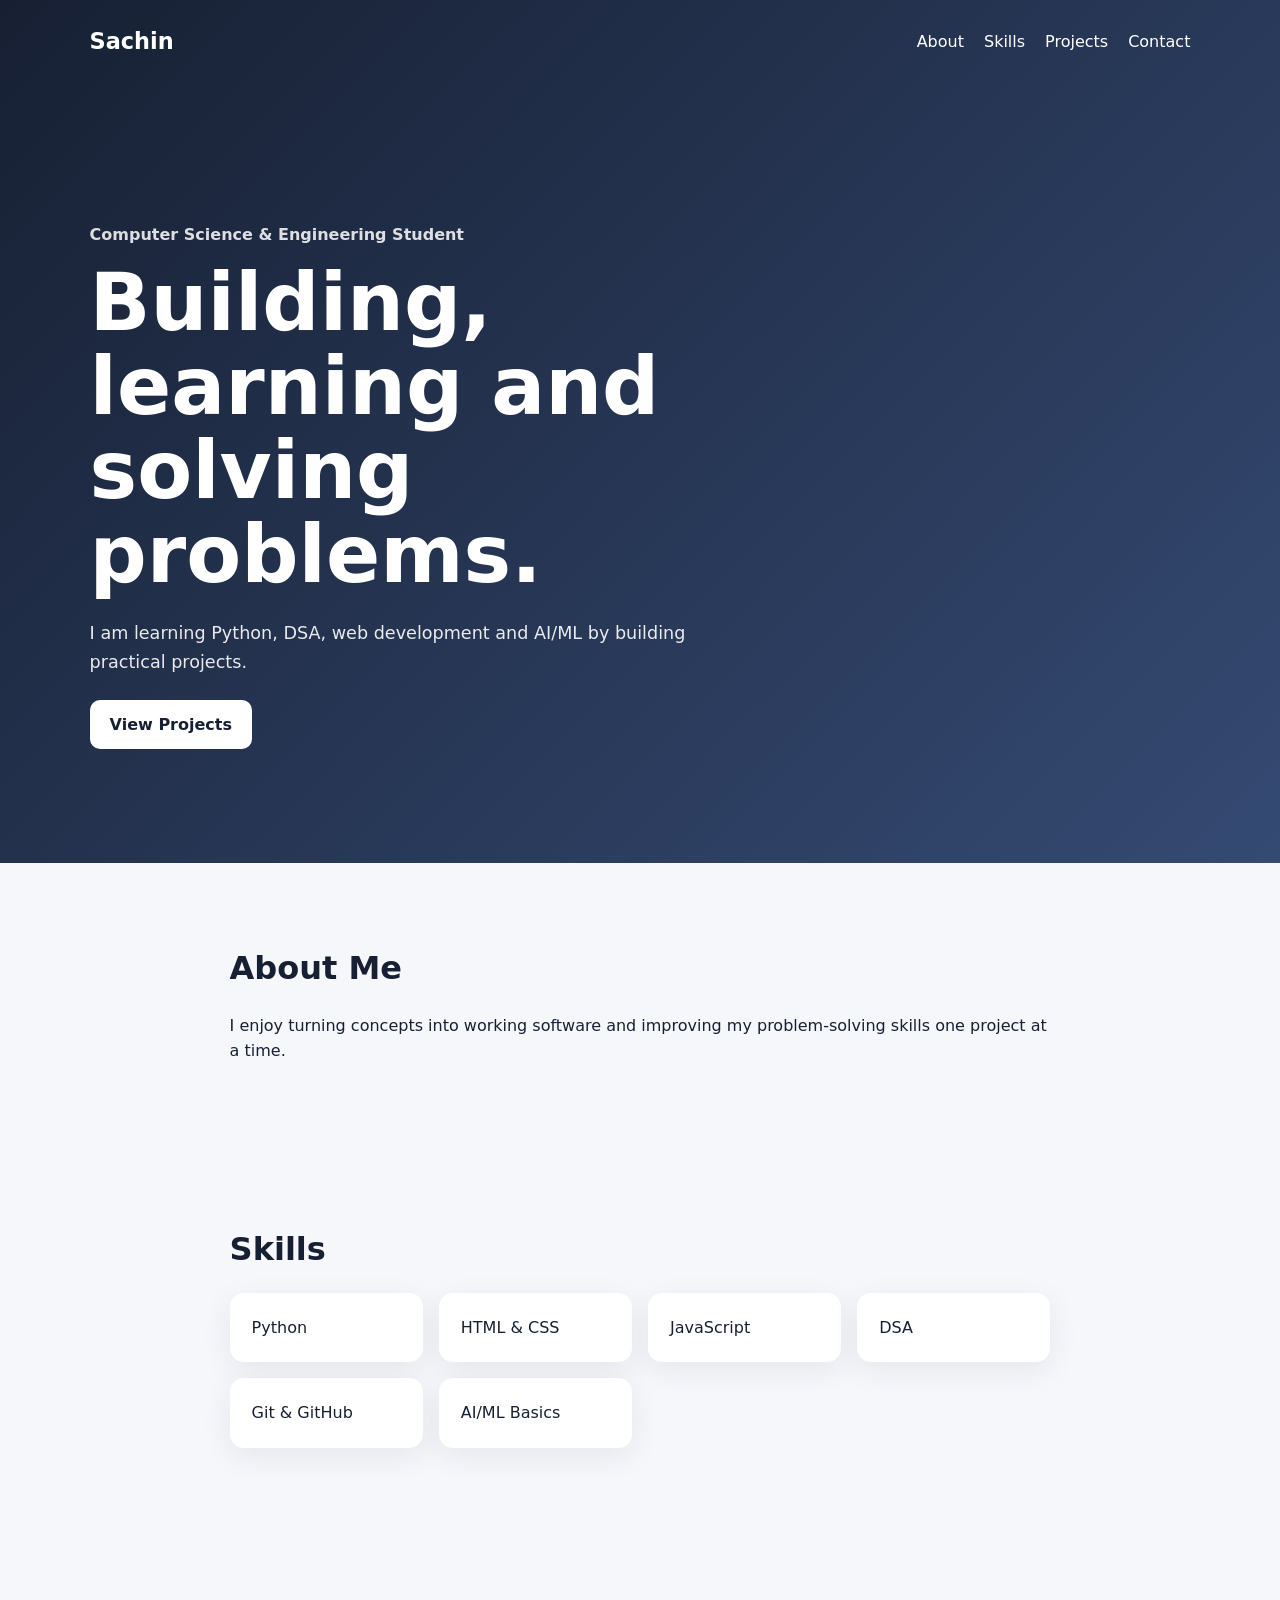
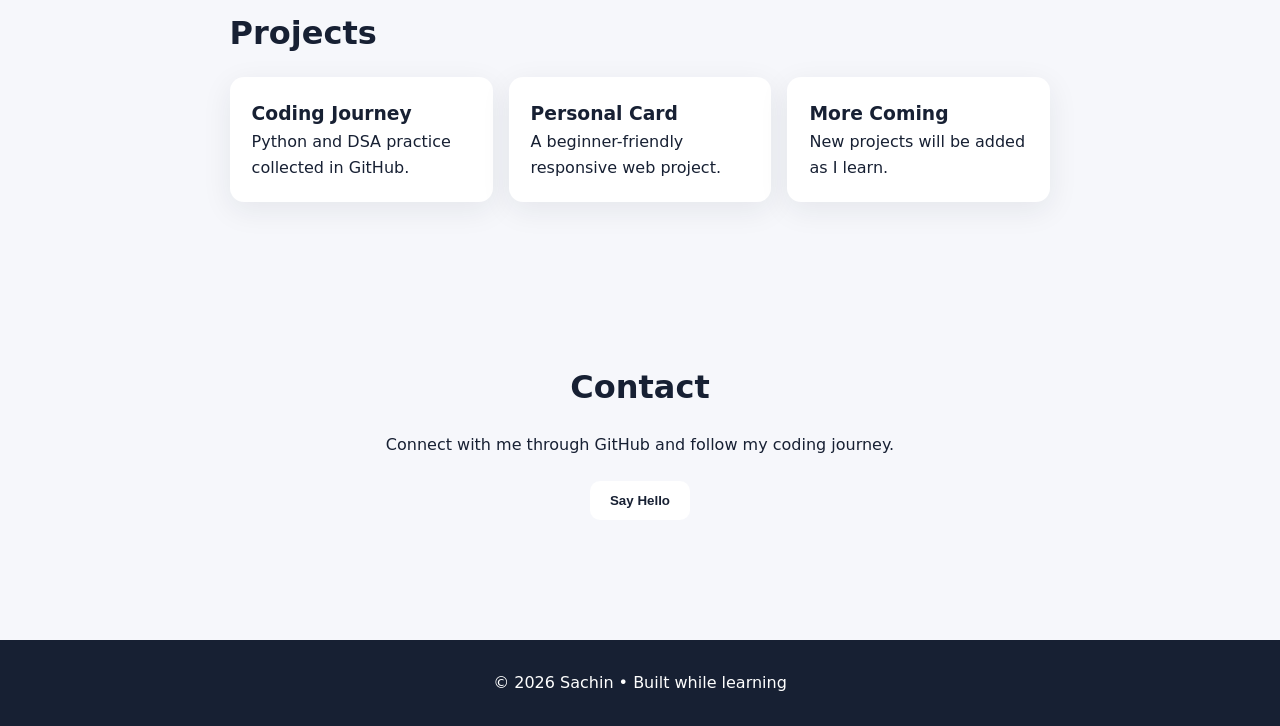
<file: projects/personal-portfolio/index.html>
<!DOCTYPE html>
<html lang="en">
<head>
  <meta charset="UTF-8">
  <meta name="viewport" content="width=device-width, initial-scale=1.0">
  <title>Sachin | CSE Student</title>
  <link rel="stylesheet" href="style.css">
</head>
<body>
  <header class="hero">
    <nav>
      <a class="logo" href="#home">Sachin</a>
      <div class="links">
        <a href="#about">About</a>
        <a href="#skills">Skills</a>
        <a href="#projects">Projects</a>
        <a href="#contact">Contact</a>
      </div>
    </nav>

    <section id="home" class="intro">
      <p class="tag">Computer Science & Engineering Student</p>
      <h1>Building, learning and solving problems.</h1>
      <p>I am learning Python, DSA, web development and AI/ML by building practical projects.</p>
      <a class="button" href="#projects">View Projects</a>
    </section>
  </header>

  <main>
    <section id="about" class="section">
      <h2>About Me</h2>
      <p>I enjoy turning concepts into working software and improving my problem-solving skills one project at a time.</p>
    </section>

    <section id="skills" class="section">
      <h2>Skills</h2>
      <div class="grid">
        <article>Python</article>
        <article>HTML & CSS</article>
        <article>JavaScript</article>
        <article>DSA</article>
        <article>Git & GitHub</article>
        <article>AI/ML Basics</article>
      </div>
    </section>

    <section id="projects" class="section">
      <h2>Projects</h2>
      <div class="grid">
        <article><h3>Coding Journey</h3><p>Python and DSA practice collected in GitHub.</p></article>
        <article><h3>Personal Card</h3><p>A beginner-friendly responsive web project.</p></article>
        <article><h3>More Coming</h3><p>New projects will be added as I learn.</p></article>
      </div>
    </section>

    <section id="contact" class="section contact">
      <h2>Contact</h2>
      <p>Connect with me through GitHub and follow my coding journey.</p>
      <button class="button" id="helloButton">Say Hello</button>
      <p id="message" aria-live="polite"></p>
    </section>
  </main>

  <footer>© 2026 Sachin • Built while learning</footer>
  <script src="script.js"></script>
</body>
</html>
</file>
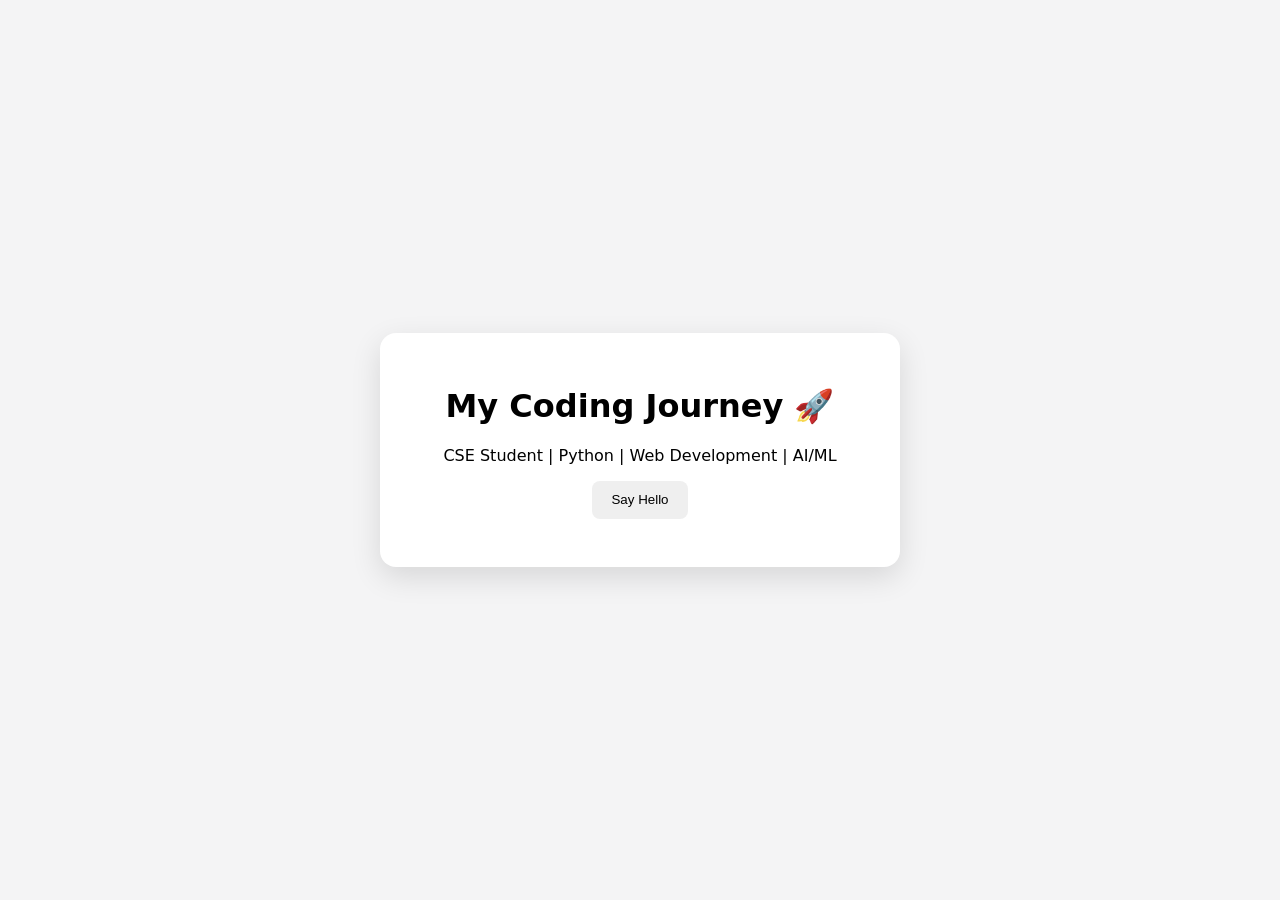
<file: web-development/01-personal-card/index.html>
<!doctype html>
<html lang="en">
<head>
  <meta charset="UTF-8">
  <meta name="viewport" content="width=device-width, initial-scale=1.0">
  <title>My Coding Journey</title>
  <link rel="stylesheet" href="style.css">
</head>
<body>
  <main class="card">
    <h1>My Coding Journey 🚀</h1>
    <p>CSE Student | Python | Web Development | AI/ML</p>
    <button id="helloBtn">Say Hello</button>
    <p id="message"></p>
  </main>
  <script src="script.js"></script>
</body>
</html>
</file>
<file: projects/personal-portfolio/style.css>
* { box-sizing: border-box; margin: 0; padding: 0; }

html { scroll-behavior: smooth; }

body {
  font-family: system-ui, -apple-system, BlinkMacSystemFont, "Segoe UI", sans-serif;
  line-height: 1.6;
  background: #f6f7fb;
  color: #172033;
}

a { color: inherit; text-decoration: none; }

.hero {
  min-height: 78vh;
  background: linear-gradient(135deg, #172033, #354a73);
  color: white;
  padding: 24px 7%;
}

nav { display: flex; justify-content: space-between; align-items: center; gap: 20px; }
.logo { font-size: 1.4rem; font-weight: 800; }
.links { display: flex; gap: 20px; flex-wrap: wrap; }
.links a:hover { text-decoration: underline; }

.intro { max-width: 760px; padding: 18vh 0 10vh; }
.tag { font-weight: 700; opacity: .85; }
h1 { font-size: clamp(2.4rem, 7vw, 5rem); line-height: 1.05; margin: 14px 0 22px; }
.intro > p:not(.tag) { max-width: 620px; font-size: 1.1rem; opacity: .9; }

.button {
  display: inline-block;
  border: 0;
  margin-top: 24px;
  padding: 12px 20px;
  border-radius: 10px;
  background: white;
  color: #172033;
  font-weight: 800;
  cursor: pointer;
}

.section { max-width: 1000px; margin: auto; padding: 80px 7%; }
.section h2 { font-size: 2rem; margin-bottom: 18px; }
.grid { display: grid; grid-template-columns: repeat(auto-fit, minmax(180px, 1fr)); gap: 16px; }
.grid article { background: white; padding: 22px; border-radius: 14px; box-shadow: 0 8px 30px rgba(23,32,51,.08); }
.contact { text-align: center; }
#message { min-height: 28px; margin-top: 12px; font-weight: 700; }
footer { text-align: center; padding: 30px; background: #172033; color: white; }

@media (max-width: 600px) {
  nav { align-items: flex-start; flex-direction: column; }
  .intro { padding-top: 12vh; }
  .links { gap: 12px; }
}
</file>
<file: web-development/01-personal-card/style.css>
* {
  box-sizing: border-box;
}

body {
  margin: 0;
  min-height: 100vh;
  display: grid;
  place-items: center;
  font-family: system-ui, sans-serif;
  background: #f4f4f5;
}

.card {
  width: min(90%, 520px);
  padding: 2rem;
  text-align: center;
  background: white;
  border-radius: 16px;
  box-shadow: 0 10px 30px rgba(0, 0, 0, 0.12);
}

button {
  padding: 0.7rem 1.2rem;
  border: 0;
  border-radius: 8px;
  cursor: pointer;
}
</file>
